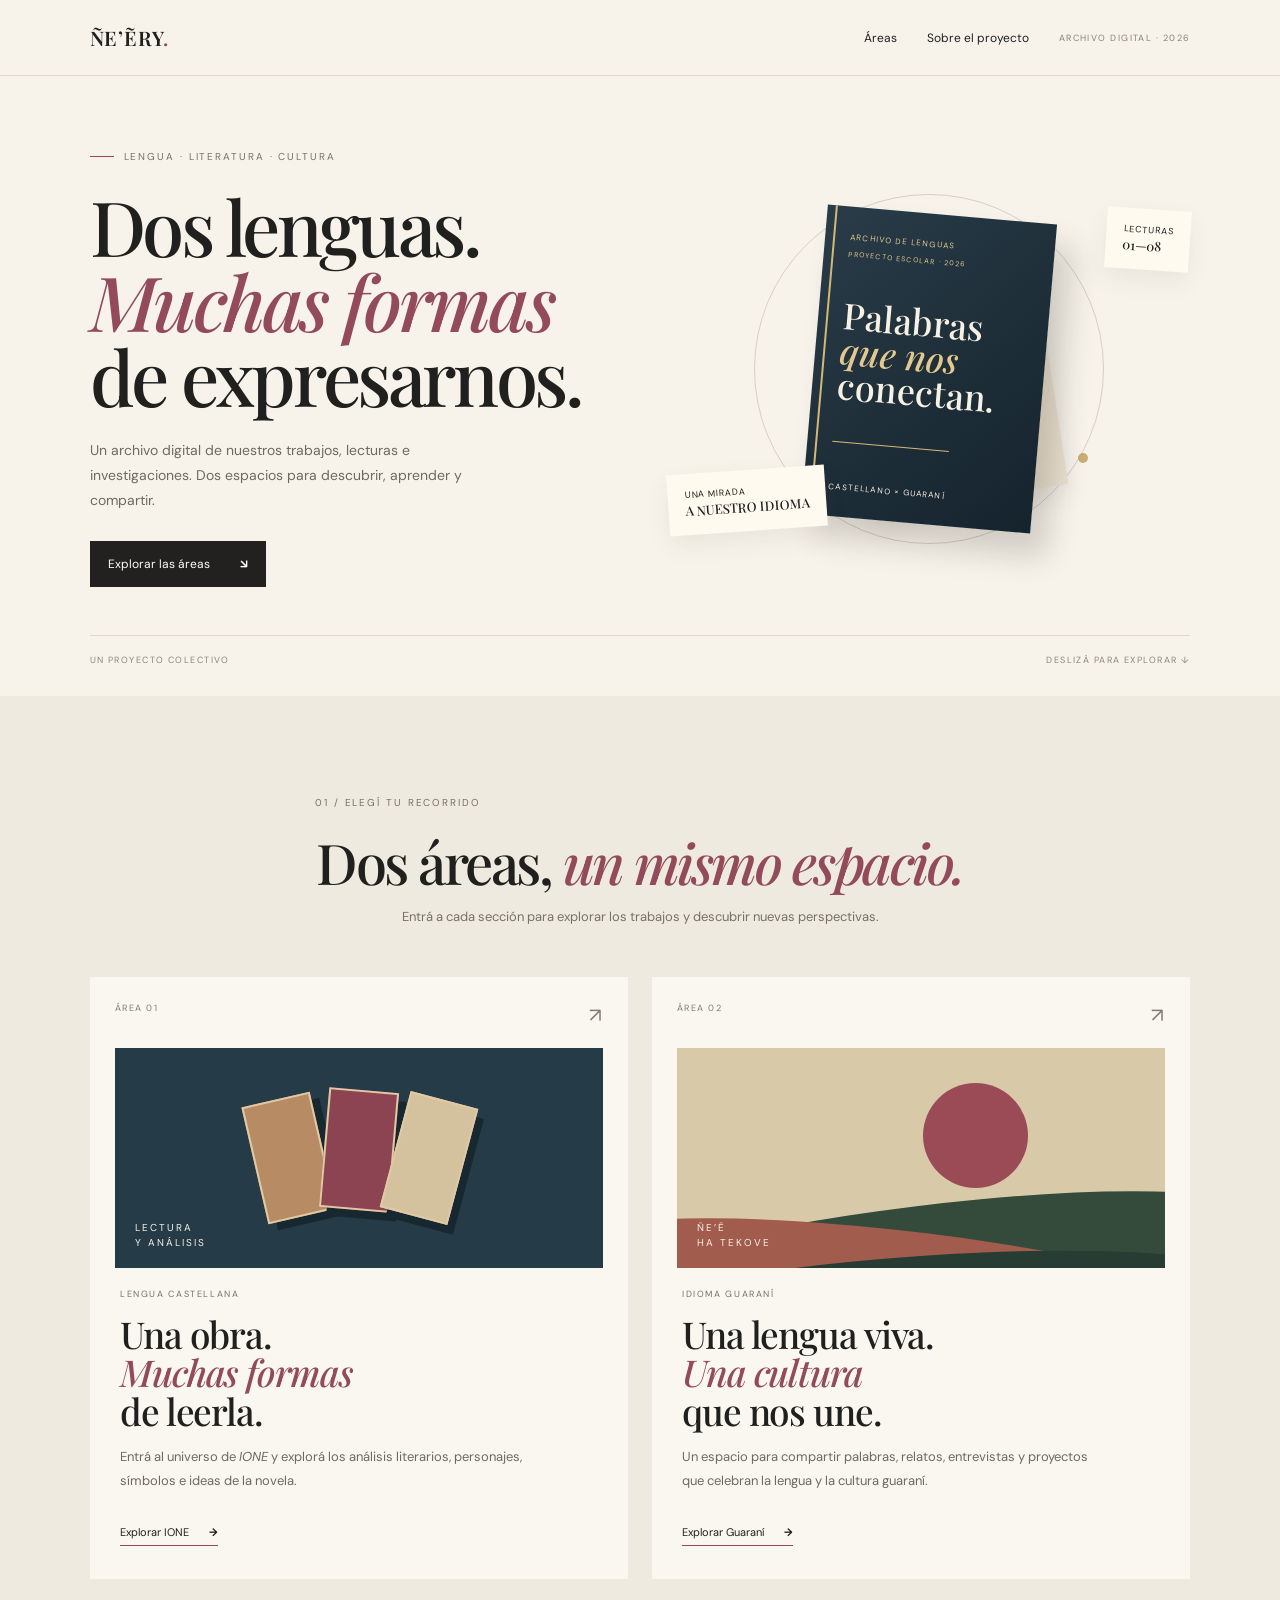
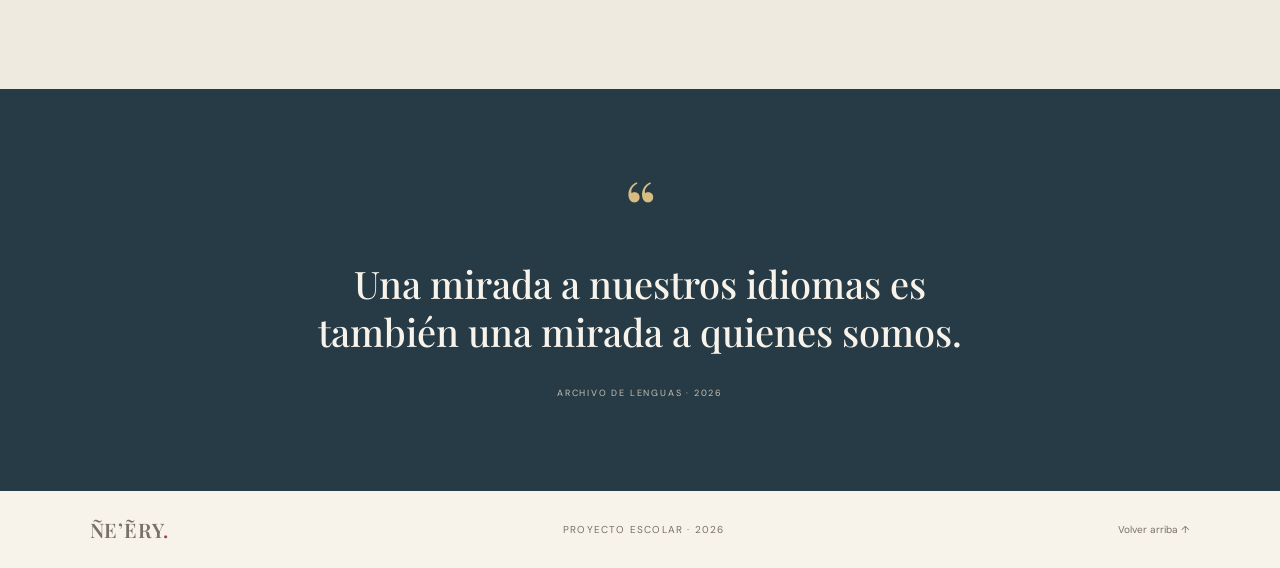
<file: index.html>
<!doctype html>
<html lang="es"><head><meta charset="utf-8"><meta name="viewport" content="width=device-width, initial-scale=1"><meta name="theme-color" content="#f7f3eb"><title>Ñe’ẽry — Archivo de Lenguas</title><link rel="preconnect" href="https://fonts.googleapis.com"><link href="https://fonts.googleapis.com/css2?family=DM+Sans:wght@400;500;600;700&family=Playfair+Display:ital,wght@0,500;0,600;0,700;1,500;1,600&display=swap" rel="stylesheet"><link rel="stylesheet" href="portal.css"><script defer src="portal.js"></script></head>
<body><header class="nav"><a class="logo" href="index.html">ÑE’ẼRY<span>.</span></a><nav><a href="#areas">Áreas</a><a href="#proyecto">Sobre el proyecto</a><span class="archive">ARCHIVO DIGITAL · 2026</span></nav></header>
<main><section class="hero" id="proyecto"><div class="hero-copy reveal"><p class="eyebrow"><span></span> LENGUA · LITERATURA · CULTURA</p><h1>Dos lenguas.<br><em>Muchas formas</em><br>de expresarnos.</h1><p class="intro">Un archivo digital de nuestros trabajos, lecturas e investigaciones. Dos espacios para descubrir, aprender y compartir.</p><a class="button dark" href="#areas">Explorar las áreas <b>↘</b></a></div><div class="hero-art" aria-label="Libro ilustrado decorativo"><div class="orbit"></div><div class="paper paper-back"></div><div class="book"><div class="book-top">ARCHIVO DE LENGUAS <small>PROYECTO ESCOLAR · 2026</small></div><div class="book-title">Palabras<br><i>que nos</i><br>conectan.</div><div class="book-line"></div><div class="book-bottom">CASTELLANO × GUARANÍ</div></div><div class="floating-note note-one">LECTURAS<br><b>01—08</b></div><div class="floating-note note-two">UNA MIRADA<br><b>A NUESTRO IDIOMA</b></div></div><div class="hero-bottom"><span>UN PROYECTO COLECTIVO</span><span>DESLIZÁ PARA EXPLORAR ↓</span></div></section>
<section class="areas" id="areas"><div class="section-head reveal"><p class="eyebrow">01 / ELEGÍ TU RECORRIDO</p><h2>Dos áreas, <em>un mismo espacio.</em></h2><p>Entrá a cada sección para explorar los trabajos y descubrir nuevas perspectivas.</p></div><div class="cards"><a class="area-card castellano reveal" href="castellano.html"><div class="card-top"><span>ÁREA 01</span><span class="arrow">↗</span></div><div class="card-illustration book-stack"><div class="mini-book"></div><div class="mini-book"></div><div class="mini-book"></div><span>LECTURA<br>Y ANÁLISIS</span></div><div class="card-copy"><p class="card-kicker">LENGUA CASTELLANA</p><h3>Una obra.<br><em>Muchas formas</em><br>de leerla.</h3><p>Entrá al universo de <i>IONE</i> y explorá los análisis literarios, personajes, símbolos e ideas de la novela.</p><span class="card-link">Explorar IONE <b>→</b></span></div></a><a class="area-card guarani reveal" href="guarani.html"><div class="card-top"><span>ÁREA 02</span><span class="arrow">↗</span></div><div class="card-illustration guarani-art"><div class="sun"></div><div class="wave wave-a"></div><div class="wave wave-b"></div><div class="wave wave-c"></div><span>ÑE’Ẽ<br>HA TEKOVE</span></div><div class="card-copy"><p class="card-kicker">IDIOMA GUARANÍ</p><h3>Una lengua viva.<br><em>Una cultura</em><br>que nos une.</h3><p>Un espacio para compartir palabras, relatos, entrevistas y proyectos que celebran la lengua y la cultura guaraní.</p><span class="card-link">Explorar Guaraní <b>→</b></span></div></a></div></section><section class="quote reveal"><span class="quote-mark">“</span><p>Una mirada a nuestros idiomas es también una mirada a quienes somos.</p><span class="quote-label">ARCHIVO DE LENGUAS · 2026</span></section></main><footer><a class="logo" href="index.html">ÑE’ẼRY<span>.</span></a><span>PROYECTO ESCOLAR · 2026</span><a href="#proyecto">Volver arriba ↑</a></footer></body></html>
</file>
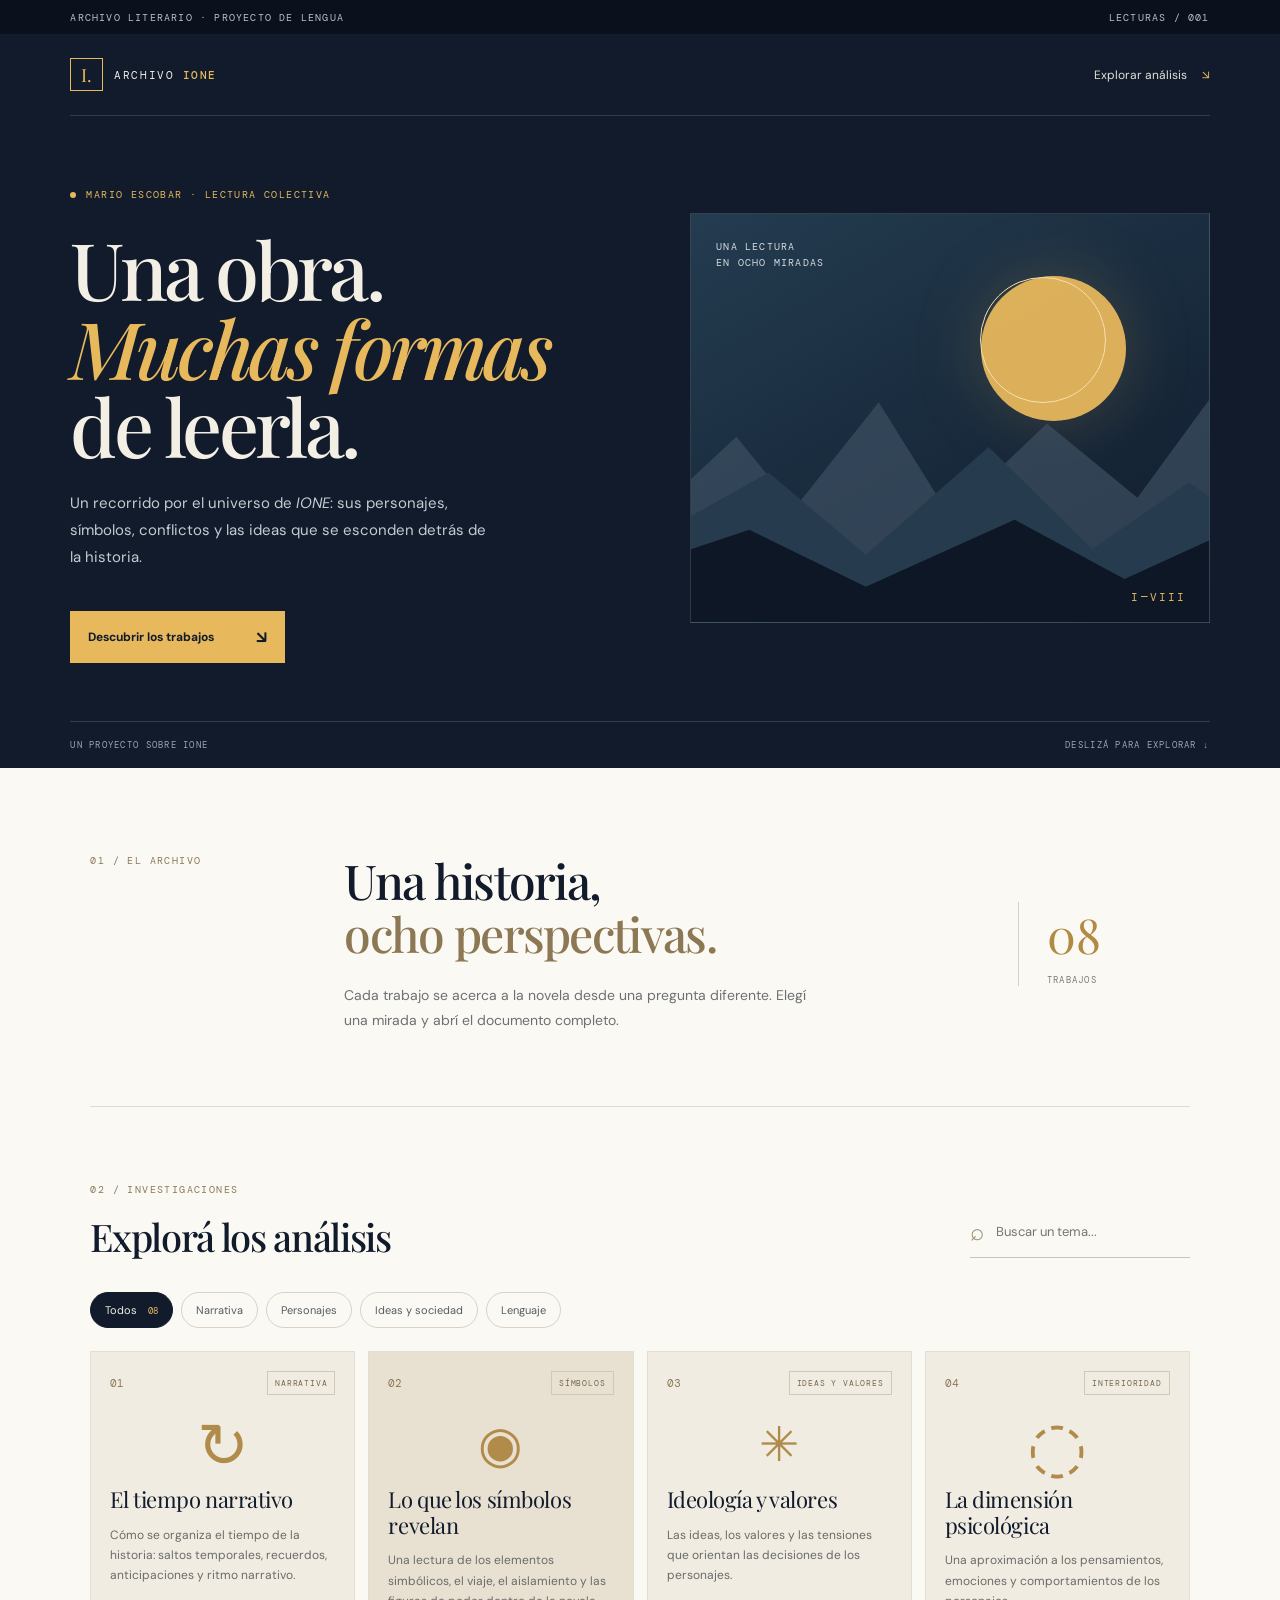
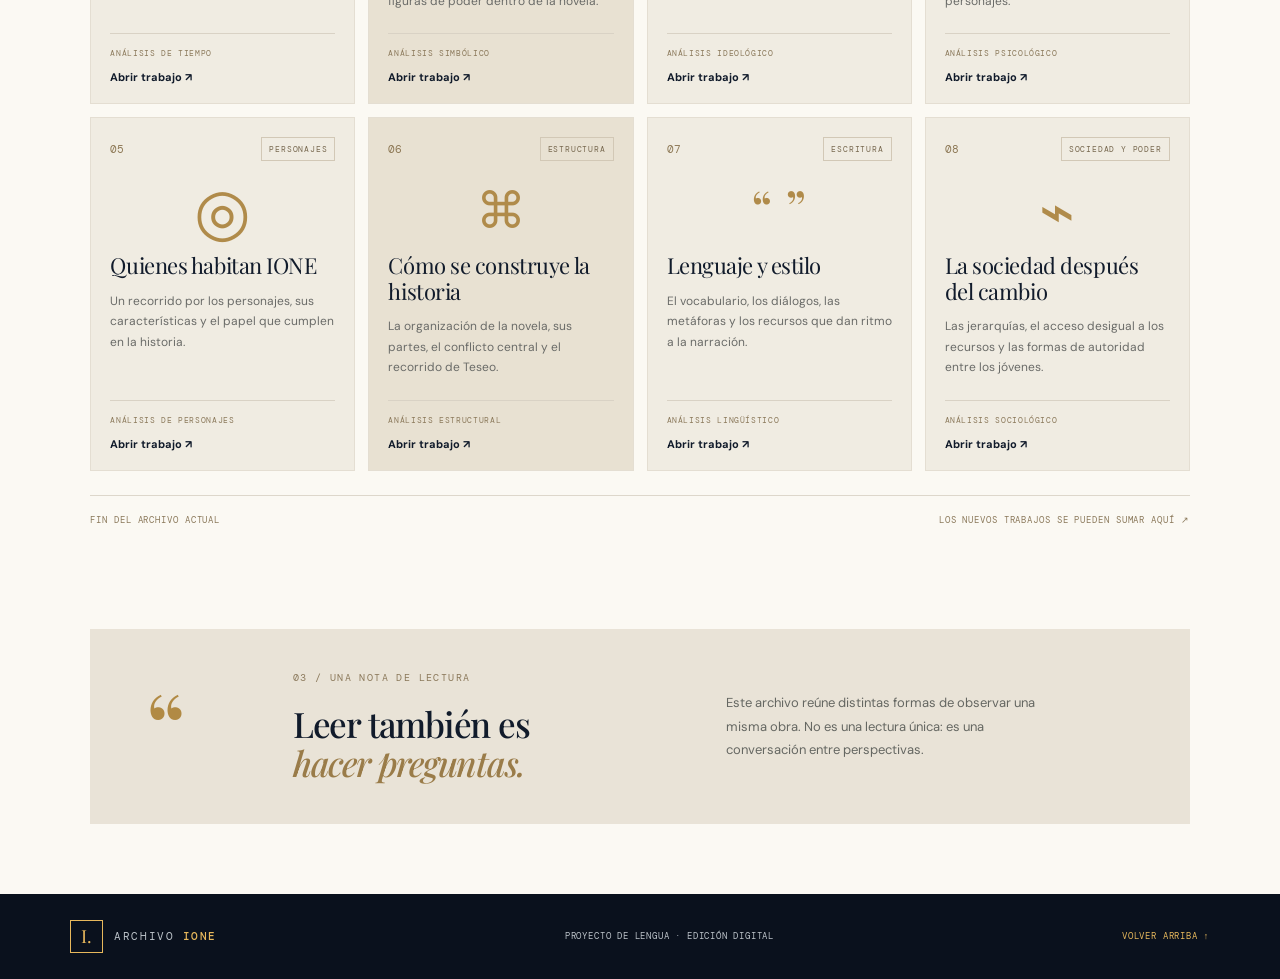
<file: castellano.html>
<!doctype html>
<html lang="es">
<head>
  <meta charset="utf-8">
  <meta name="viewport" content="width=device-width, initial-scale=1">
  <meta name="theme-color" content="#111b2b">
  <meta name="description" content="Una obra. Muchas formas de leerla. Proyecto de lengua dedicado a IONE, de Mario Escobar.">
  <title>IONE — Una obra. Muchas formas de leerla</title>
  <link rel="preconnect" href="https://fonts.googleapis.com">
  <link rel="preconnect" href="https://fonts.gstatic.com" crossorigin>
  <link href="https://fonts.googleapis.com/css2?family=DM+Mono:wght@400;500&family=DM+Sans:wght@400;500;600;700&family=Playfair+Display:wght@500;600;700&display=swap" rel="stylesheet">
  <link rel="stylesheet" href="styles.css">
</head>
<body>
  <div class="topline"><span>ARCHIVO LITERARIO · PROYECTO DE LENGUA</span><span>LECTURAS / 001</span></div>
  <header class="hero">
    <nav class="nav">
      <a class="brand" href="#" aria-label="Inicio"><span class="brand-mark">I.</span><span>ARCHIVO <b>IONE</b></span></a>
      <a class="nav-link" href="#analisis">Explorar análisis <span>↘</span></a>
    </nav>
    <div class="hero-grid">
      <div class="hero-copy">
        <p class="eyebrow"><span class="dot"></span> MARIO ESCOBAR · LECTURA COLECTIVA</p>
        <h1>Una obra.<br><em>Muchas formas</em><br>de leerla.</h1>
        <p class="intro">Un recorrido por el universo de <i>IONE</i>: sus personajes, símbolos, conflictos y las ideas que se esconden detrás de la historia.</p>
        <a class="cta" href="#analisis">Descubrir los trabajos <span>↘</span></a>
      </div>
      <div class="hero-art" aria-label="Composición gráfica inspirada en una novela y un paisaje misterioso">
        <div class="art-sun"></div><div class="art-moon"></div>
        <div class="ridge ridge-back"></div><div class="ridge ridge-mid"></div><div class="ridge ridge-front"></div>
        <div class="art-label">UNA LECTURA<br>EN OCHO MIRADAS</div>
        <div class="art-index">I—VIII</div>
      </div>
    </div>
    <div class="hero-foot"><span>UN PROYECTO SOBRE IONE</span><span>DESLIZÁ PARA EXPLORAR ↓</span></div>
  </header>

  <main>
    <section class="intro-strip">
      <p class="section-kicker">01 / EL ARCHIVO</p>
      <div><h2>Una historia,<br><span>ocho perspectivas.</span></h2>
      <p class="strip-copy">Cada trabajo se acerca a la novela desde una pregunta diferente. Elegí una mirada y abrí el documento completo.</p></div>
      <div class="count"><strong>08</strong><span>TRABAJOS</span></div>
    </section>

    <section class="library" id="analisis">
      <div class="library-head">
        <div><p class="section-kicker">02 / INVESTIGACIONES</p><h2>Explorá los análisis</h2></div>
        <label class="search"><span>⌕</span><input id="search" type="search" placeholder="Buscar un tema..." aria-label="Buscar un tema"></label>
      </div>
      <div class="filters" role="group" aria-label="Filtrar trabajos">
        <button class="filter active" data-filter="todos">Todos <span>08</span></button>
        <button class="filter" data-filter="narrativa">Narrativa</button>
        <button class="filter" data-filter="personajes">Personajes</button>
        <button class="filter" data-filter="ideas">Ideas y sociedad</button>
        <button class="filter" data-filter="lenguaje">Lenguaje</button>
      </div>
      <div class="cards" id="cards">
        <article class="project-card" data-category="narrativa" data-search="tiempo narrativo flashback anticipaciones ritmo duración frecuencia">
          <div class="card-top"><span class="number">01</span><span class="tag">NARRATIVA</span></div>
          <div class="card-symbol symbol-time">↻</div>
          <h3>El tiempo narrativo</h3>
          <p>Cómo se organiza el tiempo de la historia: saltos temporales, recuerdos, anticipaciones y ritmo narrativo.</p>
          <div class="card-bottom"><span>ANÁLISIS DE TIEMPO</span><a href="documentos/analisis-tiempo.pdf" target="_blank" rel="noopener">Abrir trabajo ↗</a></div>
        </article>
        <article class="project-card featured" data-category="ideas" data-search="simbolismo montañas aislamiento viaje límites sombra Frank liberación crecimiento">
          <div class="card-top"><span class="number">02</span><span class="tag">SÍMBOLOS</span></div>
          <div class="card-symbol symbol-eye">◉</div>
          <h3>Lo que los símbolos revelan</h3>
          <p>Una lectura de los elementos simbólicos, el viaje, el aislamiento y las figuras de poder dentro de la novela.</p>
          <div class="card-bottom"><span>ANÁLISIS SIMBÓLICO</span><a href="documentos/analisis-simbolico.pdf" target="_blank" rel="noopener">Abrir trabajo ↗</a></div>
        </article>
        <article class="project-card" data-category="ideas" data-search="ideología valores autoridad libertad sociedad poder decisiones">
          <div class="card-top"><span class="number">03</span><span class="tag">IDEAS Y VALORES</span></div>
          <div class="card-symbol symbol-ideology">✳</div>
          <h3>Ideología y valores</h3>
          <p>Las ideas, los valores y las tensiones que orientan las decisiones de los personajes.</p>
          <div class="card-bottom"><span>ANÁLISIS IDEOLÓGICO</span><a href="documentos/analisis-ideologico.pdf" target="_blank" rel="noopener">Abrir trabajo ↗</a></div>
        </article>
        <article class="project-card" data-category="personajes" data-search="psicología emociones pensamientos conducta Teseo Ione">
          <div class="card-top"><span class="number">04</span><span class="tag">INTERIORIDAD</span></div>
          <div class="card-symbol symbol-psy">◌</div>
          <h3>La dimensión psicológica</h3>
          <p>Una aproximación a los pensamientos, emociones y comportamientos de los personajes.</p>
          <div class="card-bottom"><span>ANÁLISIS PSICOLÓGICO</span><a href="documentos/analisis-psicologico.pdf" target="_blank" rel="noopener">Abrir trabajo ↗</a></div>
        </article>
        <article class="project-card" data-category="personajes" data-search="personajes protagonistas secundarios relaciones características evolución">
          <div class="card-top"><span class="number">05</span><span class="tag">PERSONAJES</span></div>
          <div class="card-symbol symbol-people">◎</div>
          <h3>Quienes habitan IONE</h3>
          <p>Un recorrido por los personajes, sus características y el papel que cumplen en la historia.</p>
          <div class="card-bottom"><span>ANÁLISIS DE PERSONAJES</span><a href="documentos/analisis-personajes.pdf" target="_blank" rel="noopener">Abrir trabajo ↗</a></div>
        </article>
        <article class="project-card featured" data-category="narrativa" data-search="estructura narrativa capítulos 67 conflicto partes cronología gruñidores Místicus">
          <div class="card-top"><span class="number">06</span><span class="tag">ESTRUCTURA</span></div>
          <div class="card-symbol symbol-structure">⌘</div>
          <h3>Cómo se construye la historia</h3>
          <p>La organización de la novela, sus partes, el conflicto central y el recorrido de Teseo.</p>
          <div class="card-bottom"><span>ANÁLISIS ESTRUCTURAL</span><a href="documentos/analisis-estructural.pdf" target="_blank" rel="noopener">Abrir trabajo ↗</a></div>
        </article>
        <article class="project-card" data-category="lenguaje" data-search="lenguaje estilo vocabulario científico coloquial metáforas diálogos narración">
          <div class="card-top"><span class="number">07</span><span class="tag">ESCRITURA</span></div>
          <div class="card-symbol symbol-language">“ ”</div>
          <h3>Lenguaje y estilo</h3>
          <p>El vocabulario, los diálogos, las metáforas y los recursos que dan ritmo a la narración.</p>
          <div class="card-bottom"><span>ANÁLISIS LINGÜÍSTICO</span><a href="documentos/analisis-linguistico.pdf" target="_blank" rel="noopener">Abrir trabajo ↗</a></div>
        </article>
        <article class="project-card" data-category="ideas" data-search="sociología sociedad poder desigualdad privilegios recursos libros Frank jóvenes adultos">
          <div class="card-top"><span class="number">08</span><span class="tag">SOCIEDAD Y PODER</span></div>
          <div class="card-symbol symbol-society">⌁</div>
          <h3>La sociedad después del cambio</h3>
          <p>Las jerarquías, el acceso desigual a los recursos y las formas de autoridad entre los jóvenes.</p>
          <div class="card-bottom"><span>ANÁLISIS SOCIOLÓGICO</span><a href="documentos/analisis-sociologico.docx" target="_blank" rel="noopener">Abrir trabajo ↗</a></div>
        </article>
      </div>
      <p id="empty" class="empty" hidden>No encontramos trabajos con esa búsqueda. Probá con otra palabra.</p>
      <div class="library-foot"><span>FIN DEL ARCHIVO ACTUAL</span><span>LOS NUEVOS TRABAJOS SE PUEDEN SUMAR AQUÍ ↗</span></div>
    </section>

    <section class="note">
      <span class="note-mark">“</span>
      <div><p class="section-kicker">03 / UNA NOTA DE LECTURA</p><h2>Leer también es<br><em>hacer preguntas.</em></h2></div>
      <p class="note-copy">Este archivo reúne distintas formas de observar una misma obra. No es una lectura única: es una conversación entre perspectivas.</p>
    </section>
  </main>
  <footer><a class="brand" href="#"><span class="brand-mark">I.</span><span>ARCHIVO <b>IONE</b></span></a><span>PROYECTO DE LENGUA · EDICIÓN DIGITAL</span><a href="#top" onclick="window.scrollTo({top:0,behavior:'smooth'});return false;">VOLVER ARRIBA ↑</a></footer>
  <script src="script.js"></script>
</body>
</html>
</file>
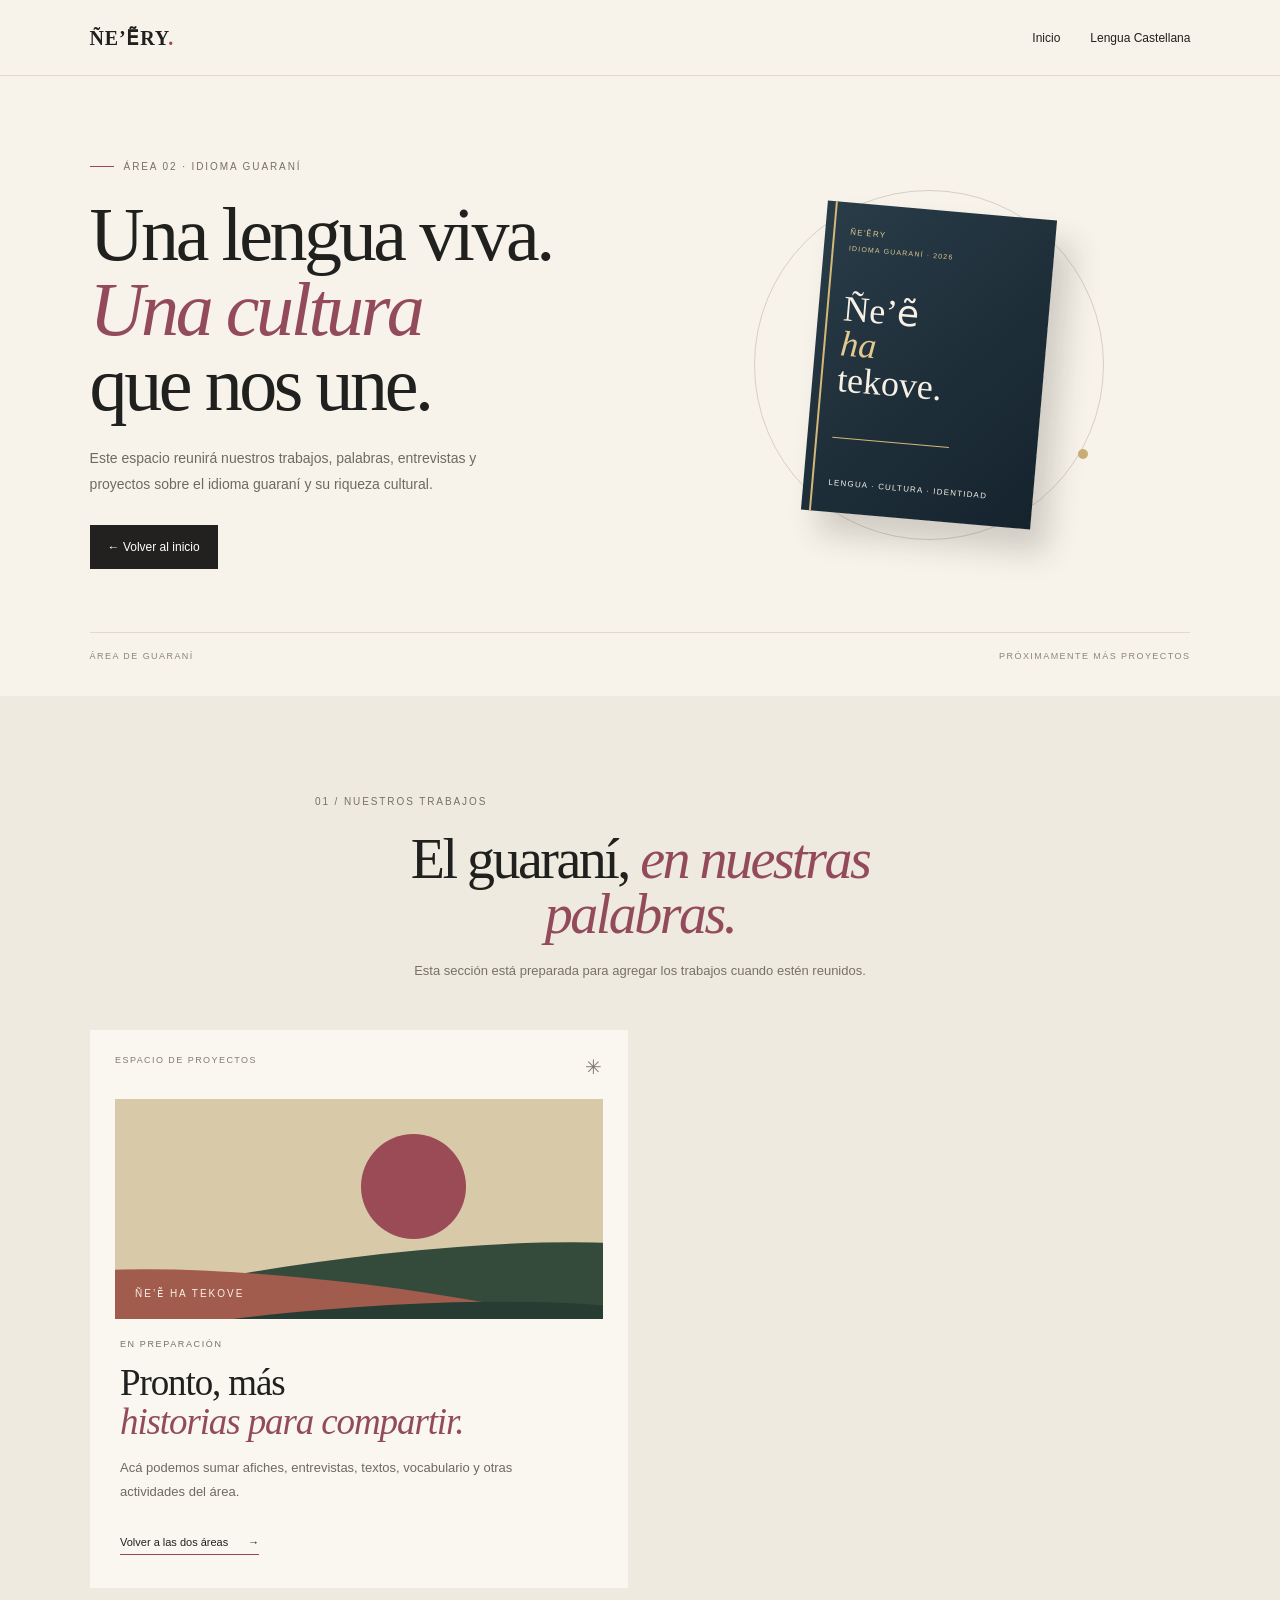
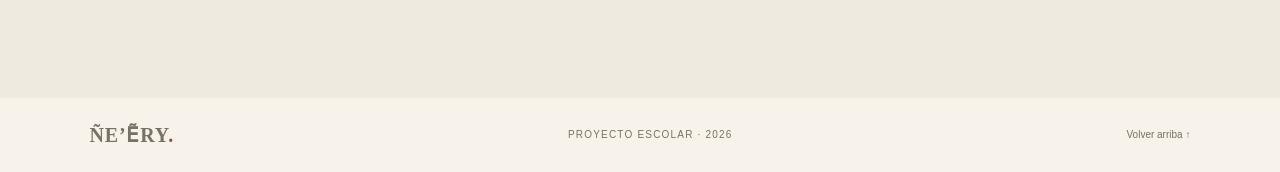
<file: guarani.html>
<!doctype html><html lang="es"><head><meta charset="utf-8"><meta name="viewport" content="width=device-width,initial-scale=1"><title>Idioma Guaraní — Ñe’ẽry</title><link rel="stylesheet" href="portal.css"><script defer src="portal.js"></script></head><body><header class="nav"><a class="logo" href="index.html">ÑE’ẼRY<span>.</span></a><nav><a href="index.html">Inicio</a><a href="castellano.html">Lengua Castellana</a></nav></header><main><section class="hero"><div class="hero-copy reveal"><p class="eyebrow"><span></span> ÁREA 02 · IDIOMA GUARANÍ</p><h1>Una lengua viva.<br><em>Una cultura</em><br>que nos une.</h1><p class="intro">Este espacio reunirá nuestros trabajos, palabras, entrevistas y proyectos sobre el idioma guaraní y su riqueza cultural.</p><a class="button dark" href="index.html">← Volver al inicio</a></div><div class="hero-art"><div class="orbit"></div><div class="book"><div class="book-top">ÑE’ẼRY <small>IDIOMA GUARANÍ · 2026</small></div><div class="book-title">Ñe’ẽ<br><i>ha</i><br>tekove.</div><div class="book-line"></div><div class="book-bottom">LENGUA · CULTURA · IDENTIDAD</div></div></div><div class="hero-bottom"><span>ÁREA DE GUARANÍ</span><span>PRÓXIMAMENTE MÁS PROYECTOS</span></div></section><section class="areas"><div class="section-head reveal"><p class="eyebrow">01 / NUESTROS TRABAJOS</p><h2>El guaraní, <em>en nuestras palabras.</em></h2><p>Esta sección está preparada para agregar los trabajos cuando estén reunidos.</p></div><div class="cards"><article class="area-card reveal"><div class="card-top"><span>ESPACIO DE PROYECTOS</span><span class="arrow">✳</span></div><div class="card-illustration guarani-art"><div class="sun"></div><div class="wave wave-a"></div><div class="wave wave-b"></div><div class="wave wave-c"></div><span>ÑE’Ẽ HA TEKOVE</span></div><div class="card-copy"><p class="card-kicker">EN PREPARACIÓN</p><h3>Pronto, más<br><em>historias para compartir.</em></h3><p>Acá podemos sumar afiches, entrevistas, textos, vocabulario y otras actividades del área.</p><a class="card-link" href="index.html">Volver a las dos áreas <b>→</b></a></div></article></div></section></main><footer><a class="logo" href="index.html">ÑE’ẼRY<span>.</span></a><span>PROYECTO ESCOLAR · 2026</span><a href="#">Volver arriba ↑</a></footer></body></html>
</file>
<file: portal.css>
*{box-sizing:border-box}html{scroll-behavior:smooth}body{margin:0;background:#f7f3eb;color:#20201e;font-family:'DM Sans',sans-serif}a{color:inherit;text-decoration:none}.nav{height:76px;padding:0 7%;display:flex;align-items:center;justify-content:space-between;border-bottom:1px solid #ded8cd;background:#f7f3eb;position:sticky;top:0;z-index:10}.logo{font:600 20px 'Playfair Display',serif;letter-spacing:.04em}.logo span{color:#9a4658}.nav nav{display:flex;gap:30px;align-items:center;font-size:12px}.archive{font-size:9px;letter-spacing:.16em;color:#888176}.hero{min-height:620px;padding:70px 7% 26px;display:grid;grid-template-columns:1.05fr .95fr;align-items:center;position:relative;overflow:hidden}.hero-copy{max-width:560px;z-index:2}.eyebrow{font-size:10px;letter-spacing:.19em;color:#777166;margin:0 0 25px;display:flex;gap:10px;align-items:center}.eyebrow span{height:1px;width:24px;background:#9a4658}.hero h1,.section-head h2{font:500 clamp(46px,6vw,76px)/.99 'Playfair Display',serif;letter-spacing:-.045em;margin:0 0 24px}.hero h1 em,.section-head h2 em,.card-copy h3 em{color:#934b5b;font-weight:500}.intro{max-width:390px;font-size:14px;line-height:1.8;color:#6e6a62;margin-bottom:28px}.button{display:inline-flex;gap:30px;align-items:center;padding:15px 18px;font-size:12px}.dark{background:#22211f;color:white}.hero-art{height:420px;position:relative;display:grid;place-items:center}.orbit{position:absolute;width:350px;height:350px;border:1px solid #d7cfc1;border-radius:50%;animation:rotate 28s linear infinite}.orbit:before,.orbit:after{content:'';position:absolute;width:10px;height:10px;border-radius:50%;background:#9a4658;top:20px;left:80px}.orbit:after{background:#c9ad75;top:auto;left:auto;right:15px;bottom:80px}.book{position:relative;width:230px;height:310px;padding:25px;background:linear-gradient(135deg,#293c48,#15232d);color:#f7f0e4;box-shadow:18px 22px 30px #2b241b30;transform:rotate(5deg);z-index:2;animation:bookfloat 5s ease-in-out infinite;display:flex;flex-direction:column;justify-content:space-between}.book:after{content:'';position:absolute;left:8px;top:0;bottom:0;width:2px;background:#d4b878}.book-top{font-size:8px;letter-spacing:.15em;color:#e0c990}.book-top small{display:block;margin-top:8px;font-size:7px}.book-title{font:500 36px/.98 'Playfair Display',serif}.book-title i{color:#e3c98f}.book-line{height:1px;background:#d4b878;width:65%}.book-bottom{font-size:8px;letter-spacing:.15em}.paper{position:absolute;width:200px;height:265px;background:#e9dfce;transform:rotate(-9deg);box-shadow:0 12px 25px #0001}.paper-back{margin:0 0 0 40px}.floating-note{position:absolute;z-index:3;background:#fffaf0;padding:14px 17px;font:9px/1.6 'DM Sans',sans-serif;letter-spacing:.1em;box-shadow:0 10px 24px #3a2d1a12}.floating-note b{font:500 13px 'Playfair Display',serif;letter-spacing:0}.note-one{top:50px;right:0;transform:rotate(4deg)}.note-two{bottom:48px;left:0;transform:rotate(-4deg)}.hero-bottom{grid-column:1/-1;display:flex;justify-content:space-between;border-top:1px solid #ded8cd;padding-top:18px;margin-top:40px;color:#8c8579;font-size:9px;letter-spacing:.16em}.areas{padding:100px 7% 110px;background:#eeeadf}.section-head{text-align:center;max-width:650px;margin:0 auto 48px}.section-head h2{font-size:clamp(38px,5vw,56px);margin-bottom:16px}.section-head>p:last-child{font-size:13px;color:#777166;line-height:1.8}.cards{display:grid;grid-template-columns:1fr 1fr;gap:24px;max-width:1100px;margin:auto}.area-card{background:#faf7f0;display:block;padding:25px;transition:transform .35s,box-shadow .35s;overflow:hidden}.area-card:hover{transform:translateY(-8px);box-shadow:0 20px 40px #40331a12}.card-top{display:flex;justify-content:space-between;font-size:9px;letter-spacing:.16em;color:#837b70}.arrow{font-size:20px}.card-illustration{height:220px;margin:20px 0;background:#243747;position:relative;overflow:hidden;display:flex;align-items:center;justify-content:center}.book-stack{background:#263b48}.mini-book{width:70px;height:120px;background:#b78b64;border:2px solid #e0c9a3;transform:rotate(-13deg);box-shadow:8px 8px 0 #182831;position:relative}.mini-book:nth-child(2){background:#8c4352;transform:translateY(-8px) rotate(5deg)}.mini-book:nth-child(3){background:#d4c19d;transform:rotate(15deg);color:#263b48}.card-illustration>span{position:absolute;bottom:18px;left:20px;color:#f7f1e5;font:10px/1.5 'DM Sans',sans-serif;letter-spacing:.2em}.guarani-art{background:#d8c9a8}.guarani-art .sun{position:absolute;width:105px;height:105px;border-radius:50%;background:#9b4b56;top:35px;right:28%;}.wave{position:absolute;width:140%;height:100px;border-radius:50% 50% 0 0;left:-20%;bottom:-38px;background:#344b3c;transform:rotate(-7deg)}.wave-b{background:#a15c4e;bottom:-65px;transform:rotate(7deg)}.wave-c{background:#273c32;bottom:-88px;transform:rotate(-4deg)}.card-copy{padding:0 5px 8px}.card-kicker{font-size:9px;letter-spacing:.18em;color:#777166}.card-copy h3{font:500 37px/1.04 'Playfair Display',serif;letter-spacing:-.03em;margin:15px 0}.card-copy>p:not(.card-kicker){font-size:13px;line-height:1.8;color:#6f6a60;max-width:420px}.card-link{display:inline-flex;gap:20px;border-bottom:1px solid #9a4658;padding:12px 0 6px;margin-top:8px;font-size:11px}.quote{text-align:center;padding:90px 20px;background:#273b46;color:#f7f3eb}.quote-mark{font:80px 'Playfair Display',serif;color:#d8bd82;line-height:.7}.quote p{font:500 clamp(24px,3vw,38px)/1.25 'Playfair Display',serif;max-width:700px;margin:15px auto 25px}.quote-label{font-size:9px;letter-spacing:.2em;color:#c7c0b1}footer{padding:25px 7%;display:flex;align-items:center;justify-content:space-between;font-size:10px;color:#777166}footer>span{letter-spacing:.12em}.reveal{opacity:0;transform:translateY(26px);transition:opacity .8s ease,transform .8s ease}.reveal.visible{opacity:1;transform:translateY(0)}@keyframes bookfloat{0%,100%{transform:translateY(0) rotate(5deg)}50%{transform:translateY(-15px) rotate(2deg)}}@keyframes rotate{to{transform:rotate(360deg)}}@media(max-width:700px){.nav{height:64px;padding:0 5%}.nav nav{gap:14px}.archive{display:none}.hero{padding:55px 6% 24px;grid-template-columns:1fr;min-height:0}.hero h1{font-size:54px}.hero-art{height:360px;margin-top:20px}.orbit{width:290px;height:290px}.book{width:195px;height:270px}.book-title{font-size:31px}.hero-bottom{margin-top:22px;font-size:8px}.areas{padding:70px 6%}.cards{grid-template-columns:1fr}.card-illustration{height:200px}.section-head h2{font-size:40px}footer{padding:24px 5%;gap:10px;flex-wrap:wrap}footer>span{display:none}}@media(prefers-reduced-motion:reduce){*,*:before,*:after{animation:none!important;scroll-behavior:auto!important;transition:none!important}.reveal{opacity:1;transform:none}}
</file>
<file: styles.css>
*{box-sizing:border-box} :root{--ink:#111b2b;--ink2:#19283a;--cream:#f3efe5;--paper:#fbf9f3;--gold:#e7b85c;--muted:#aeb8c4;--line:rgba(255,255,255,.15);--serif:"Playfair Display",Georgia,serif;--sans:"DM Sans",Arial,sans-serif;--mono:"DM Mono",monospace}
html{scroll-behavior:smooth}body{margin:0;background:var(--paper);color:var(--ink);font-family:var(--sans)}a{color:inherit;text-decoration:none}.topline{height:34px;background:#0a111d;color:#b8c0ca;display:flex;justify-content:space-between;align-items:center;padding:0 5.5%;font:10px var(--mono);letter-spacing:.12em}
.hero{background:var(--ink);color:var(--cream);padding:0 5.5%;position:relative;overflow:hidden}.nav{height:82px;display:flex;align-items:center;justify-content:space-between;border-bottom:1px solid var(--line)}.brand{display:inline-flex;align-items:center;gap:11px;font:11px var(--mono);letter-spacing:.14em}.brand b{color:var(--gold);font-weight:500}.brand-mark{display:grid;place-items:center;width:33px;height:33px;border:1px solid var(--gold);color:var(--gold);font:18px var(--serif);letter-spacing:0}.nav-link{font-size:12px;color:#e6e1d6}.nav-link span{color:var(--gold);margin-left:12px}
.hero-grid{display:grid;grid-template-columns:1.04fr .96fr;min-height:570px;align-items:center;gap:5%}.hero-copy{padding:62px 0 58px;position:relative;z-index:2}.eyebrow,.section-kicker{font:10px var(--mono);letter-spacing:.14em}.eyebrow{color:var(--gold);display:flex;align-items:center;gap:10px}.dot{width:6px;height:6px;background:var(--gold);border-radius:50%}h1{font:clamp(48px,6.2vw,86px)/.99 var(--serif);letter-spacing:-.045em;margin:28px 0 25px;font-weight:500}h1 em{color:var(--gold);font-weight:500}.intro{max-width:430px;color:#c4cbd2;line-height:1.8;font-size:15px}.cta{margin-top:25px;display:inline-flex;gap:42px;align-items:center;padding:15px 18px;background:var(--gold);color:var(--ink);font-weight:700;font-size:12px}.cta span{font-size:17px}.hero-art{height:410px;position:relative;overflow:hidden;background:linear-gradient(150deg,#243c50,#17283a 60%,#111b2b);border:1px solid rgba(255,255,255,.12)}.hero-art:before{content:"";position:absolute;inset:0;background:linear-gradient(90deg,transparent 49.7%,rgba(255,255,255,.07) 50%,transparent 50.3%),linear-gradient(0deg,transparent 49.7%,rgba(255,255,255,.06) 50%,transparent 50.3%);background-size:60px 60px;opacity:.55}.art-sun{position:absolute;width:145px;height:145px;border-radius:50%;background:var(--gold);right:16%;top:15%;opacity:.95;box-shadow:0 0 70px #e7b85c35}.art-moon{position:absolute;width:126px;height:126px;border:1px solid #f6dfad;border-radius:50%;right:17%;top:13%;transform:translate(-15px,10px)}.ridge{position:absolute;bottom:-1px;left:-10%;width:125%;height:65%;clip-path:polygon(0 100%,0 64%,15% 30%,24% 57%,37% 17%,48% 60%,63% 25%,77% 53%,89% 13%,100% 56%,100% 100%)}.ridge-back{background:#405264;bottom:0;opacity:.65}.ridge-mid{background:#263b4d;height:48%;clip-path:polygon(0 100%,0 60%,20% 23%,35% 65%,54% 10%,70% 62%,85% 28%,100% 64%,100% 100%)}.ridge-front{background:#0d1725;height:31%;clip-path:polygon(0 100%,0 55%,17% 26%,35% 71%,58% 18%,75% 65%,90% 30%,100% 60%,100% 100%)}.art-label{position:absolute;top:25px;left:25px;font:10px/1.6 var(--mono);letter-spacing:.12em;color:#d5dce1}.art-index{position:absolute;right:22px;bottom:18px;color:var(--gold);font:11px var(--mono);letter-spacing:.2em}.hero-foot{display:flex;justify-content:space-between;border-top:1px solid var(--line);padding:17px 0;color:#9ba6b3;font:9px var(--mono);letter-spacing:.14em}
main{max-width:1240px;margin:auto;padding:0 5.5%}.intro-strip{padding:86px 0 72px;display:grid;grid-template-columns:.6fr 1.7fr .45fr;gap:25px;border-bottom:1px solid #dedbd2}.section-kicker{color:#8b795b;margin:0 0 20px}.intro-strip h2,.library h2,.note h2{font:clamp(31px,4vw,48px)/1.12 var(--serif);letter-spacing:-.035em;font-weight:500;margin:0}.intro-strip h2 span{color:#8d7855}.strip-copy{max-width:470px;line-height:1.8;color:#6d7073;font-size:14px;margin:22px 0 0}.count{border-left:1px solid #d8d1c5;align-self:center;padding-left:28px;display:flex;flex-direction:column;gap:8px}.count strong{font:48px var(--serif);color:#b18a44}.count span{font:9px var(--mono);letter-spacing:.14em;color:#7b7a74}
.library{padding:76px 0 60px}.library-head{display:flex;align-items:end;justify-content:space-between;gap:24px}.library h2{font-size:38px}.search{display:flex;align-items:center;gap:10px;border-bottom:1px solid #c9c3b8;padding:10px 0;min-width:220px;color:#9a8a6e}.search span{font-size:24px}.search input{background:transparent;border:0;outline:0;font:13px var(--sans);width:100%;color:var(--ink)}.filters{display:flex;gap:8px;flex-wrap:wrap;margin:34px 0 23px}.filter{border:1px solid #d8d2c7;border-radius:99px;padding:10px 14px;background:transparent;color:#555c63;font:11px var(--sans);cursor:pointer}.filter span{margin-left:8px;font:9px var(--mono);color:#9a8a6e}.filter.active{background:var(--ink);border-color:var(--ink);color:var(--cream)}.filter.active span{color:var(--gold)}
.cards{display:grid;grid-template-columns:repeat(4,minmax(0,1fr));gap:13px}.project-card{background:#f0ece2;border:1px solid #e4ded2;min-height:330px;padding:19px;display:flex;flex-direction:column;transition:transform .2s,background .2s,border-color .2s}.project-card:hover{transform:translateY(-4px);background:#fffdf7;border-color:#c5a15b}.project-card.featured{background:#e8e1d2}.card-top{display:flex;justify-content:space-between;align-items:center}.number{font:11px var(--mono);color:#8d7855}.tag{font:8px var(--mono);letter-spacing:.1em;border:1px solid #d2c8b6;padding:6px 7px;color:#77684f}.card-symbol{height:92px;display:flex;align-items:center;justify-content:center;font:54px var(--serif);color:#b08b4a}.symbol-time{font-size:62px}.symbol-eye{font-size:51px}.symbol-ideology{font-size:48px}.symbol-psy{font-size:69px}.symbol-people{font-size:65px}.symbol-structure{font-size:50px}.symbol-language{font-size:52px}.symbol-society{font-size:60px}.project-card h3{font:22px/1.16 var(--serif);margin:0 0 12px;letter-spacing:-.02em}.project-card p{font-size:12px;line-height:1.7;color:#6a6b68;margin:0 0 22px}.card-bottom{border-top:1px solid #d9d2c5;margin-top:auto;padding-top:14px;display:flex;flex-direction:column;gap:12px}.card-bottom span{font:8px var(--mono);letter-spacing:.08em;color:#8b795b}.card-bottom a{font-size:11px;font-weight:700}.card-bottom a:hover{color:#9a742d}.empty{padding:30px;text-align:center;color:#777}.library-foot{display:flex;justify-content:space-between;padding:18px 0;border-top:1px solid #ddd7cb;margin-top:24px;color:#8b795b;font:9px var(--mono);letter-spacing:.1em}
.note{background:#e9e3d7;margin:25px 0 70px;padding:42px 5%;display:grid;grid-template-columns:.3fr 1fr 1fr;gap:25px;align-items:center}.note-mark{font:100px/.7 var(--serif);color:#b18a44}.note h2{font-size:35px}.note h2 em{color:#9a7c49}.note-copy{font-size:13px;line-height:1.8;color:#656762;max-width:340px}
footer{background:#0a111d;color:#bdc4ca;padding:26px 5.5%;display:flex;align-items:center;justify-content:space-between;gap:18px}footer>span,footer>a:last-child{font:9px var(--mono);letter-spacing:.09em}footer>a:last-child{color:var(--gold)}
[hidden]{display:none!important}
@media(max-width:950px){.hero-grid{grid-template-columns:1fr 1fr;min-height:500px}.hero-art{height:350px}.cards{grid-template-columns:repeat(2,minmax(0,1fr))}.intro-strip{grid-template-columns:.6fr 1.7fr .45fr}.project-card{min-height:300px}}
@media(max-width:650px){.topline{padding:0 5%;font-size:8px}.hero{padding:0 5%}.nav{height:68px}.nav-link{font-size:11px}.hero-grid{grid-template-columns:1fr;gap:0;padding:24px 0 0}.hero-copy{padding:35px 0 25px}h1{font-size:58px;margin:22px 0}.intro{font-size:14px}.hero-art{height:290px;margin-bottom:24px}.hero-foot{font-size:8px}.hero-foot span:last-child{display:none}main{padding:0 5%}.intro-strip{padding:55px 0;grid-template-columns:1fr auto;gap:20px}.intro-strip>.section-kicker{grid-column:1/-1;margin-bottom:0}.intro-strip>div:nth-child(2){grid-column:1}.intro-strip h2{font-size:37px}.count{grid-column:2;grid-row:2;padding-left:16px}.count strong{font-size:38px}.strip-copy{font-size:13px}.library{padding:55px 0 35px}.library-head{align-items:start;flex-direction:column}.library h2{font-size:34px}.search{width:100%}.filters{margin:25px 0 18px}.cards{gap:9px}.project-card{padding:13px;min-height:315px}.tag{font-size:7px;padding:5px}.card-symbol{height:75px;font-size:45px}.project-card h3{font-size:19px}.project-card p{font-size:11px}.card-bottom span{font-size:7px}.library-foot{gap:15px;font-size:8px;line-height:1.6}.library-foot span:last-child{text-align:right}.note{grid-template-columns:35px 1fr;margin:20px 0 45px;padding:28px 20px;gap:12px}.note-mark{font-size:65px}.note h2{font-size:30px}.note-copy{grid-column:2;margin:0;font-size:12px}footer{padding:22px 5%;flex-wrap:wrap}footer>span{order:3;width:100%;font-size:8px}footer .brand{font-size:9px}footer>a:last-child{font-size:8px}}
@media(max-width:380px){.cards{grid-template-columns:1fr}.project-card{min-height:280px}.card-symbol{height:65px}.project-card p{font-size:12px}.hero-art{height:250px}.nav-link{font-size:10px}}
</file>
